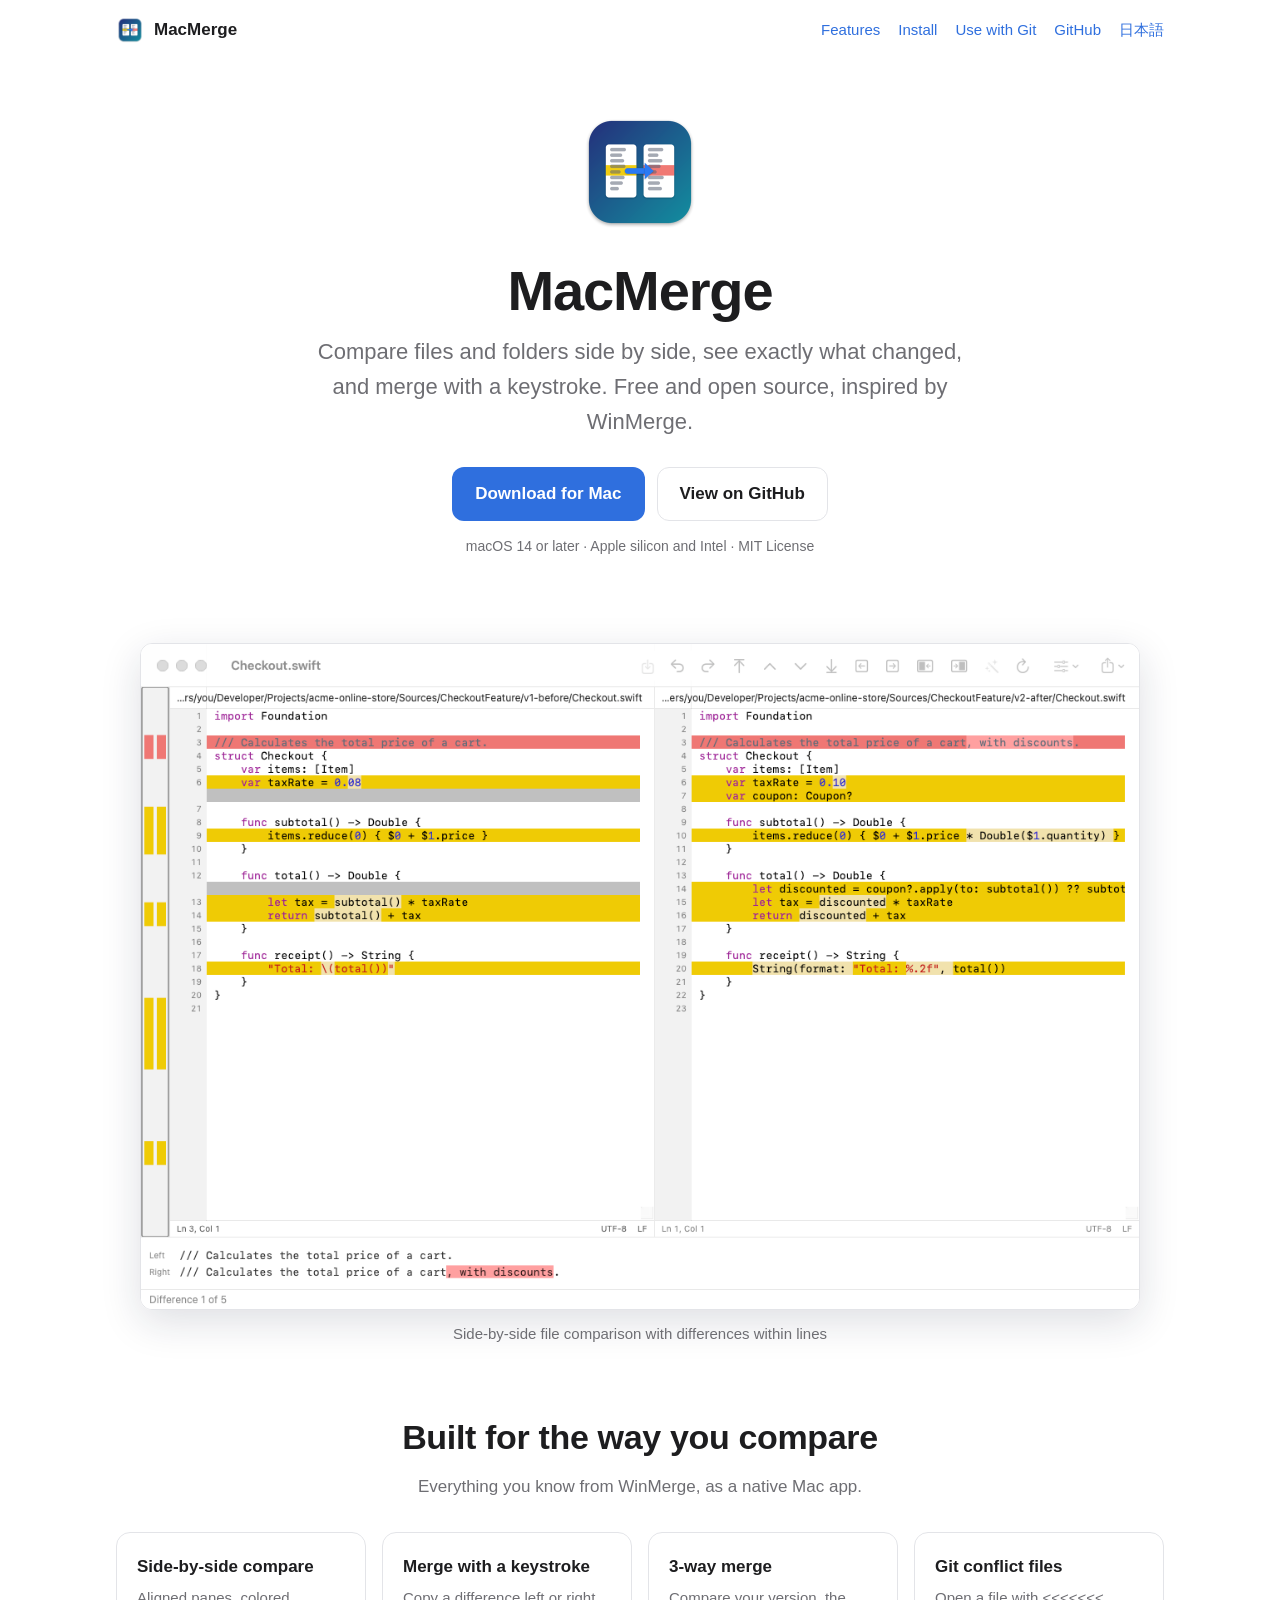
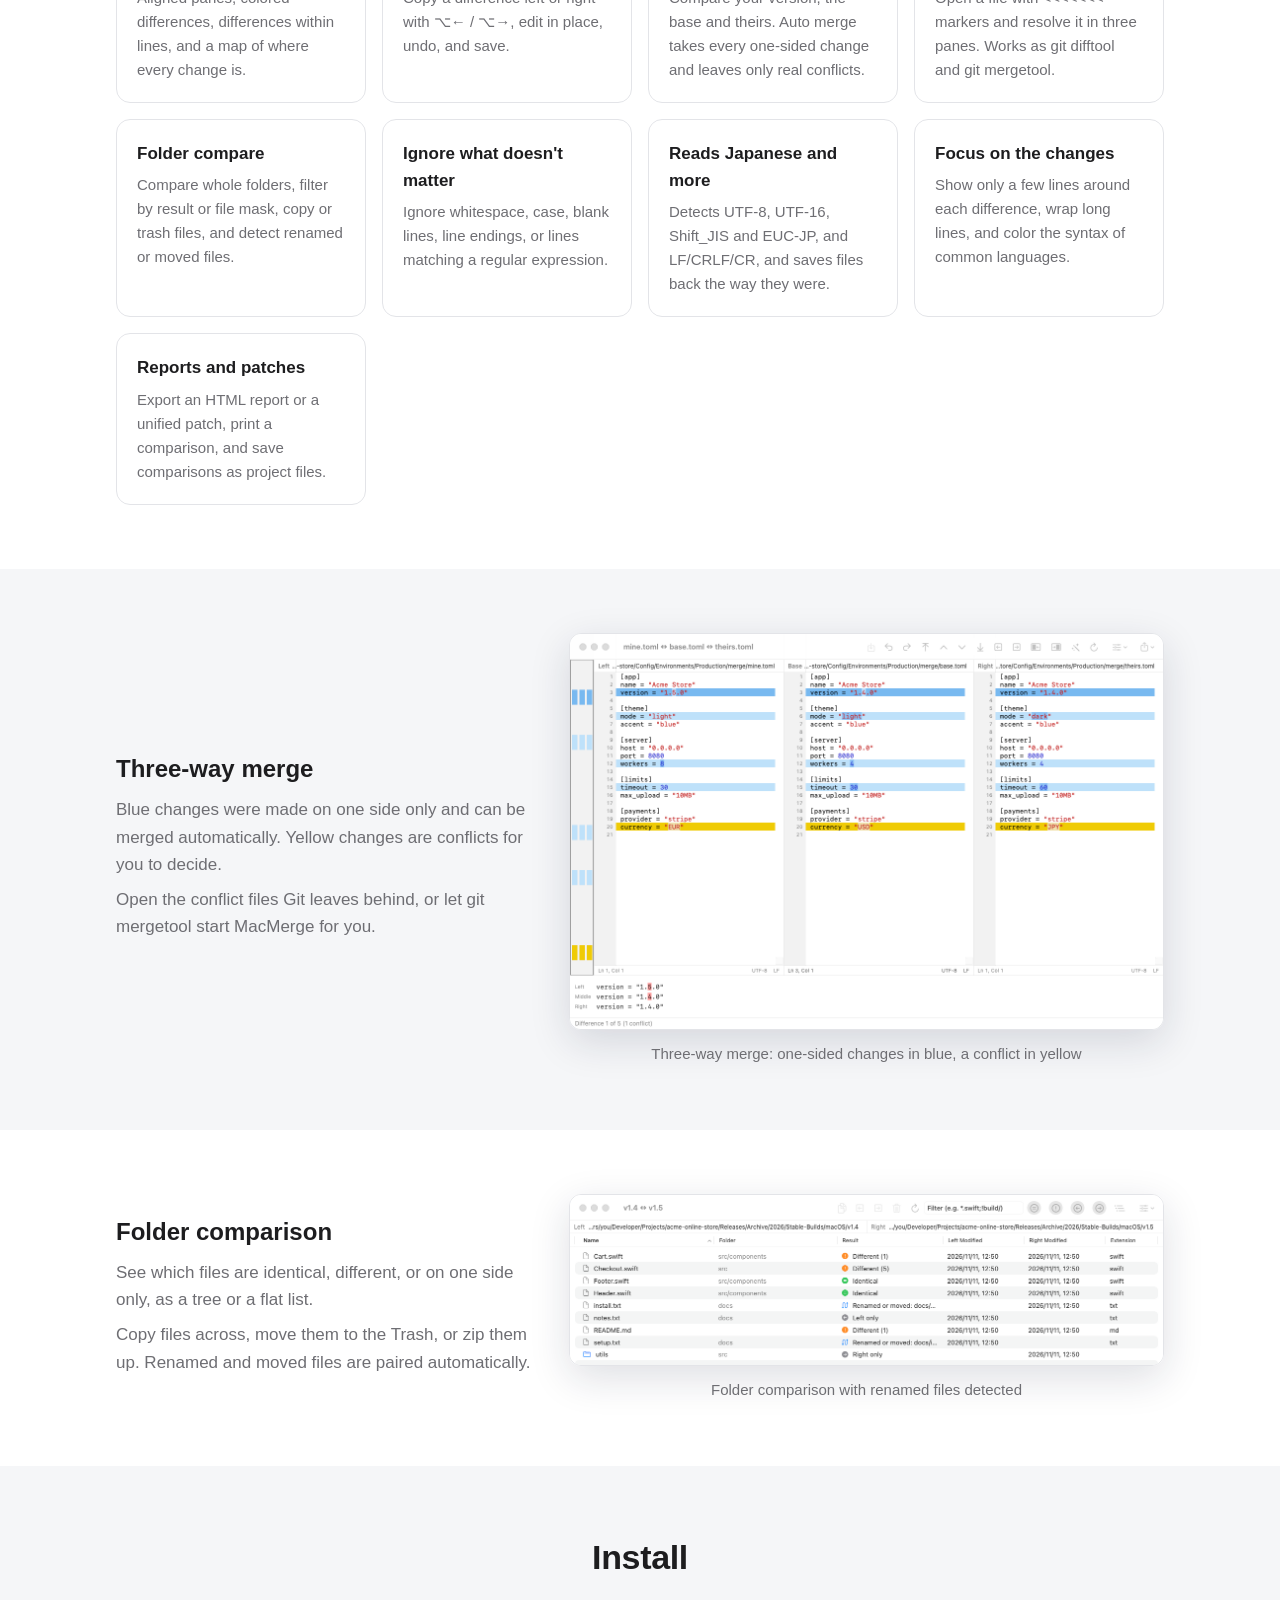
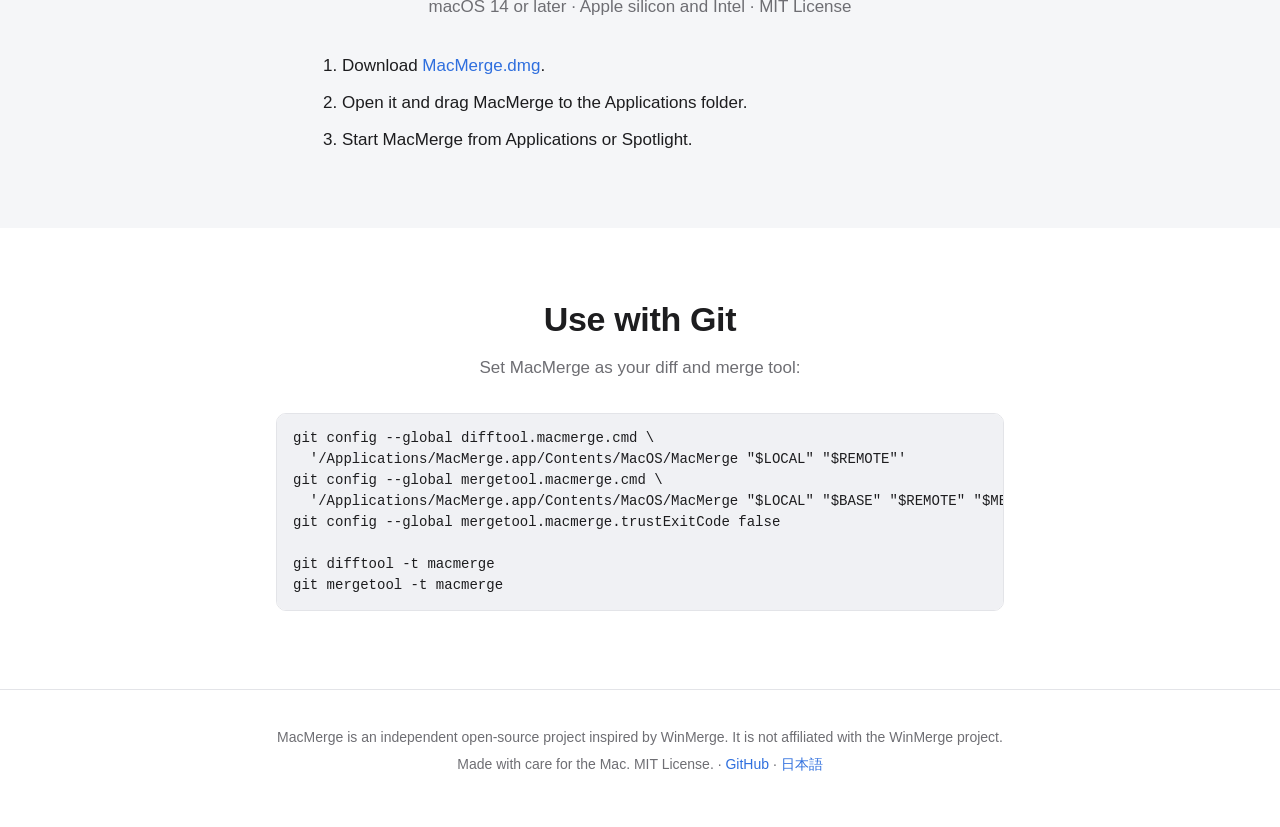
<file: site/index.html>
<!doctype html>
<html lang="en">
<head>
  <meta charset="utf-8">
  <meta name="viewport" content="width=device-width, initial-scale=1">
  <title>MacMerge — Compare and merge files and folders on your Mac</title>
  <meta name="description" content="A free, open-source file and folder comparison tool for macOS, inspired by WinMerge.">
  <meta property="og:title" content="MacMerge">
  <meta property="og:description" content="A free, open-source file and folder comparison tool for macOS, inspired by WinMerge.">
  <meta property="og:image" content="https://macmerge.dev/images/file-en.png">
  <meta name="twitter:card" content="summary_large_image">
  <link rel="alternate" hreflang="ja" href="https://macmerge.dev/ja/">
  <link rel="alternate" hreflang="en" href="https://macmerge.dev/">
  <link rel="icon" href="favicon.png">
  <link rel="stylesheet" href="style.css">
</head>
<body>
  <div class="wrap">
    <header class="top">
      <a class="brand" href="./"><img src="images/icon.png" alt="">MacMerge</a>
      <nav>
        <a class="section-link" href="#features">Features</a>
        <a class="section-link" href="#install">Install</a>
        <a class="section-link" href="#git">Use with Git</a>
        <a href="https://github.com/HabaSugito/MacMerge">GitHub</a>
        <a href="ja/" hreflang="ja">日本語</a>
      </nav>
    </header>

    <div class="hero">
      <img class="icon" src="images/icon.png" alt="MacMerge icon">
      <h1>MacMerge</h1>
      <p class="lead">Compare files and folders side by side, see exactly what changed, and merge with a keystroke. Free and open source, inspired by WinMerge.</p>
      <div class="buttons">
        <a class="button primary" href="https://github.com/HabaSugito/MacMerge/releases/latest/download/MacMerge.dmg">Download for Mac</a>
        <a class="button" href="https://github.com/HabaSugito/MacMerge">View on GitHub</a>
      </div>
      <p class="meta">macOS 14 or later · Apple silicon and Intel · MIT License</p>
    </div>

    <figure class="shot">
      <img src="images/file-en.png" alt="Side-by-side file comparison with differences within lines" width="1200" height="800">
      <figcaption>Side-by-side file comparison with differences within lines</figcaption>
    </figure>
  </div>

  <section id="features">
    <div class="wrap">
      <h2>Built for the way you compare</h2>
      <p class="sub">Everything you know from WinMerge, as a native Mac app.</p>
      <div class="grid">
        <div class="card"><h3>Side-by-side compare</h3><p>Aligned panes, colored differences, differences within lines, and a map of where every change is.</p></div>
        <div class="card"><h3>Merge with a keystroke</h3><p>Copy a difference left or right with ⌥← / ⌥→, edit in place, undo, and save.</p></div>
        <div class="card"><h3>3-way merge</h3><p>Compare your version, the base and theirs. Auto merge takes every one-sided change and leaves only real conflicts.</p></div>
        <div class="card"><h3>Git conflict files</h3><p>Open a file with &lt;&lt;&lt;&lt;&lt;&lt;&lt; markers and resolve it in three panes. Works as git difftool and git mergetool.</p></div>
        <div class="card"><h3>Folder compare</h3><p>Compare whole folders, filter by result or file mask, copy or trash files, and detect renamed or moved files.</p></div>
        <div class="card"><h3>Ignore what doesn&#x27;t matter</h3><p>Ignore whitespace, case, blank lines, line endings, or lines matching a regular expression.</p></div>
        <div class="card"><h3>Reads Japanese and more</h3><p>Detects UTF-8, UTF-16, Shift_JIS and EUC-JP, and LF/CRLF/CR, and saves files back the way they were.</p></div>
        <div class="card"><h3>Focus on the changes</h3><p>Show only a few lines around each difference, wrap long lines, and color the syntax of common languages.</p></div>
        <div class="card"><h3>Reports and patches</h3><p>Export an HTML report or a unified patch, print a comparison, and save comparisons as project files.</p></div>
      </div>
    </div>
  </section>

  <section class="alt">
    <div class="wrap split">
      <div><h3>Three-way merge</h3><p>Blue changes were made on one side only and can be merged automatically. Yellow changes are conflicts for you to decide.</p><p>Open the conflict files Git leaves behind, or let git mergetool start MacMerge for you.</p></div>
      <figure class="shot" style="margin:0">
        <img src="images/merge-en.png" alt="Three-way merge: one-sided changes in blue, a conflict in yellow" width="1200" height="800">
        <figcaption>Three-way merge: one-sided changes in blue, a conflict in yellow</figcaption>
      </figure>
    </div>
  </section>

  <section>
    <div class="wrap split">
      <div><h3>Folder comparison</h3><p>See which files are identical, different, or on one side only, as a tree or a flat list.</p><p>Copy files across, move them to the Trash, or zip them up. Renamed and moved files are paired automatically.</p></div>
      <figure class="shot" style="margin:0">
        <img src="images/folder-en.png" alt="Folder comparison with renamed files detected" width="1200" height="345">
        <figcaption>Folder comparison with renamed files detected</figcaption>
      </figure>
    </div>
  </section>

  <section class="alt" id="install">
    <div class="wrap">
      <h2>Install</h2>
      <p class="sub">macOS 14 or later · Apple silicon and Intel · MIT License</p>
      <ol class="steps">
        <li>Download <a href="https://github.com/HabaSugito/MacMerge/releases/latest/download/MacMerge.dmg">MacMerge.dmg</a>.</li>
        <li>Open it and drag MacMerge to the Applications folder.</li>
        <li>Start MacMerge from Applications or Spotlight.</li>
      </ol>
    </div>
  </section>

  <section id="git">
    <div class="wrap" style="max-width:760px">
      <h2>Use with Git</h2>
      <p class="sub">Set MacMerge as your diff and merge tool:</p>
      <pre><code>git config --global difftool.macmerge.cmd \
  &#x27;/Applications/MacMerge.app/Contents/MacOS/MacMerge &quot;$LOCAL&quot; &quot;$REMOTE&quot;&#x27;
git config --global mergetool.macmerge.cmd \
  &#x27;/Applications/MacMerge.app/Contents/MacOS/MacMerge &quot;$LOCAL&quot; &quot;$BASE&quot; &quot;$REMOTE&quot; &quot;$MERGED&quot;&#x27;
git config --global mergetool.macmerge.trustExitCode false

git difftool -t macmerge
git mergetool -t macmerge</code></pre>
    </div>
  </section>

  <footer>
    <div class="wrap">
      <p>MacMerge is an independent open-source project inspired by WinMerge. It is not affiliated with the WinMerge project.</p>
      <p>Made with care for the Mac. MIT License. · <a href="https://github.com/HabaSugito/MacMerge">GitHub</a> · <a href="ja/">日本語</a></p>
    </div>
  </footer>
</body>
</html>
</file>
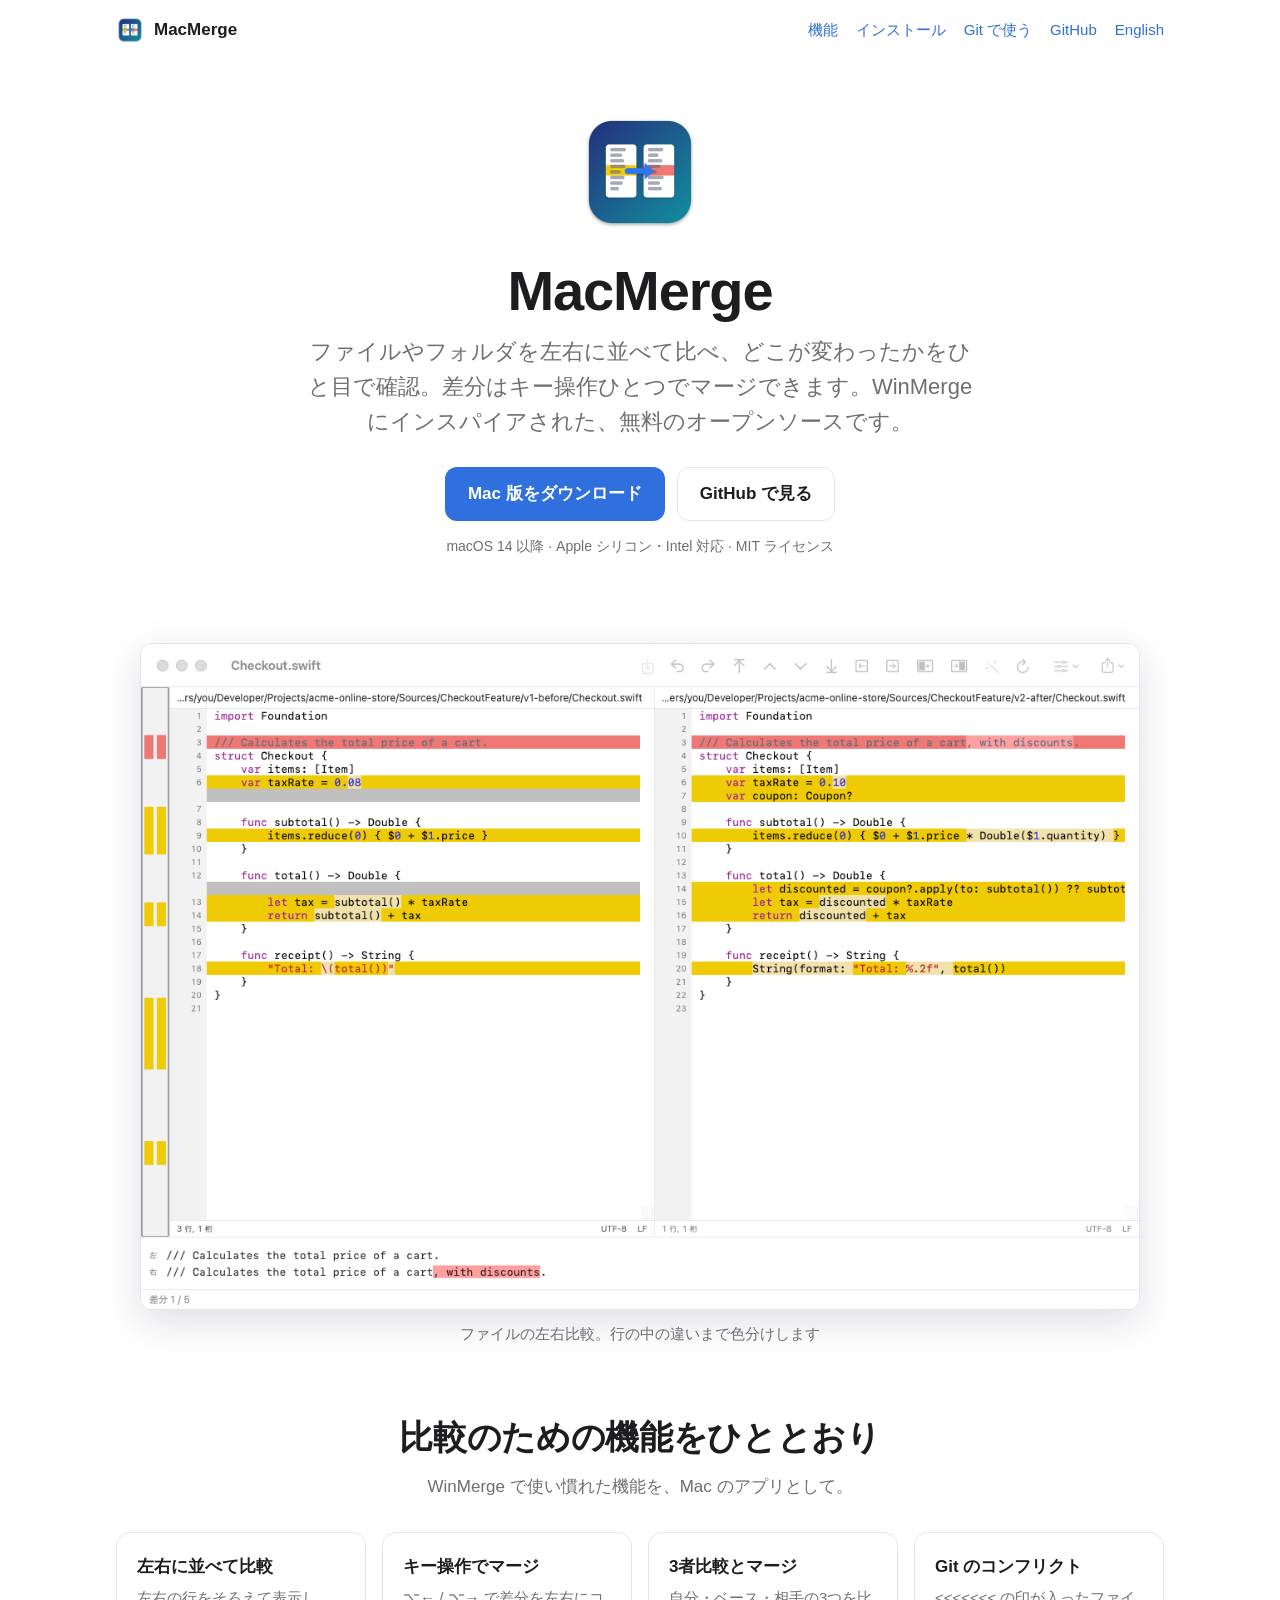
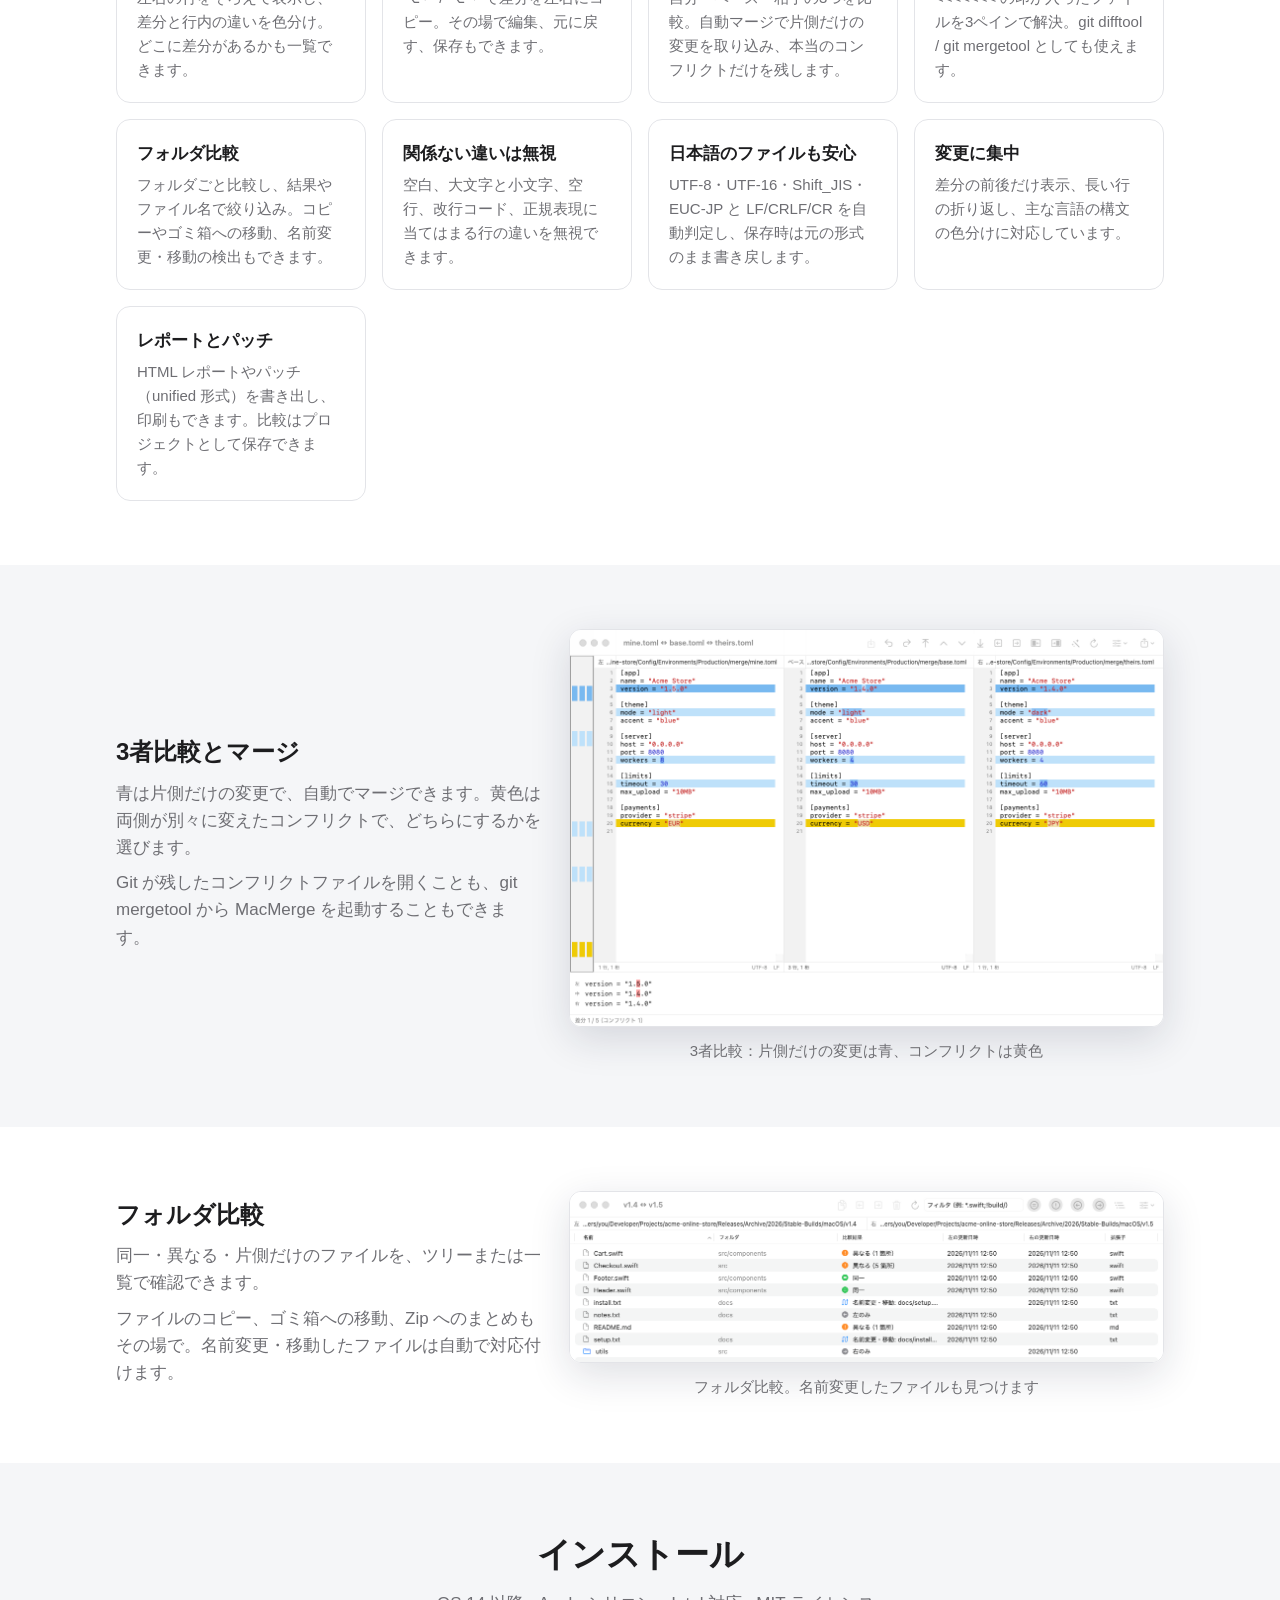
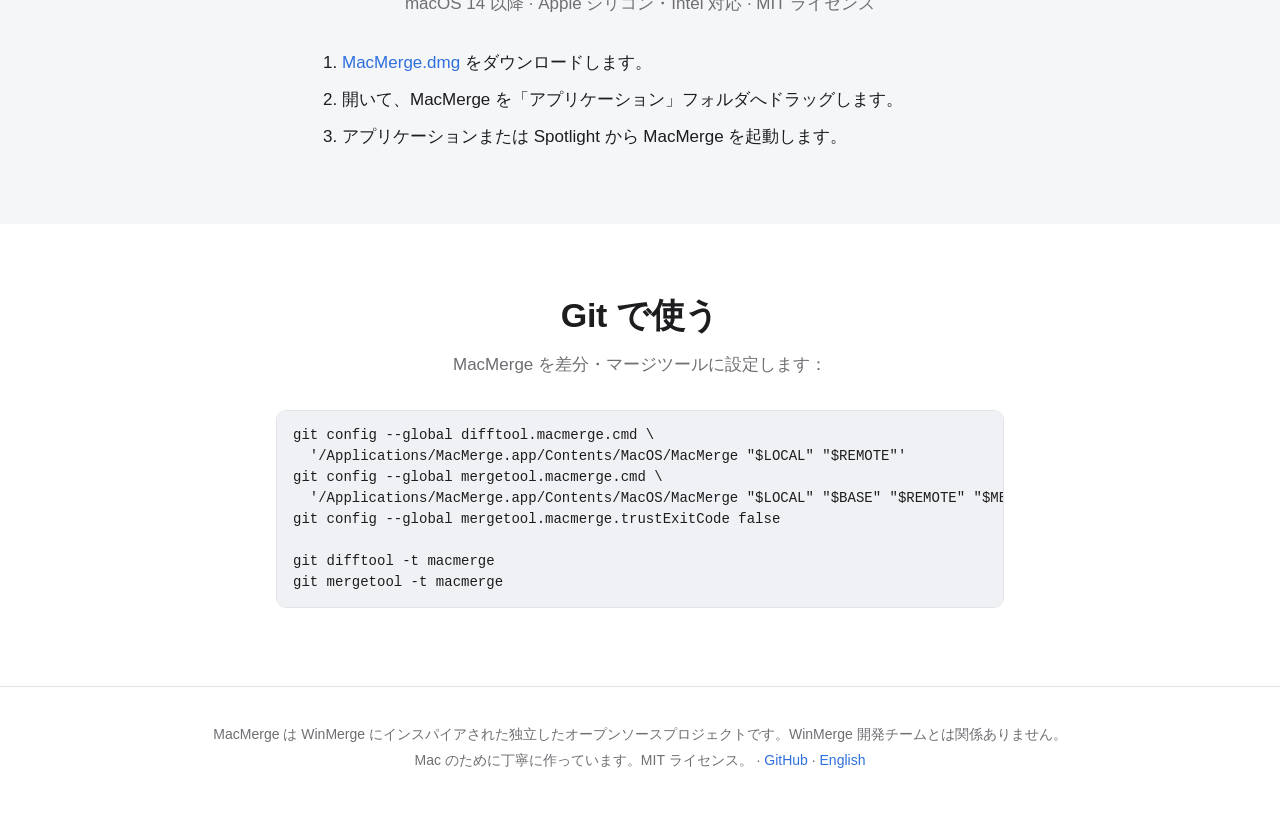
<file: site/ja/index.html>
<!doctype html>
<html lang="ja">
<head>
  <meta charset="utf-8">
  <meta name="viewport" content="width=device-width, initial-scale=1">
  <title>MacMerge — Mac 用のファイル・フォルダ比較ツール</title>
  <meta name="description" content="WinMerge にインスパイアされた、無料でオープンソースの macOS 用ファイル・フォルダ比較ツールです。">
  <meta property="og:title" content="MacMerge">
  <meta property="og:description" content="WinMerge にインスパイアされた、無料でオープンソースの macOS 用ファイル・フォルダ比較ツールです。">
  <meta property="og:image" content="https://macmerge.dev/images/file-en.png">
  <meta name="twitter:card" content="summary_large_image">
  <link rel="alternate" hreflang="ja" href="https://macmerge.dev/ja/">
  <link rel="alternate" hreflang="en" href="https://macmerge.dev/">
  <link rel="icon" href="../favicon.png">
  <link rel="stylesheet" href="../style.css">
</head>
<body>
  <div class="wrap">
    <header class="top">
      <a class="brand" href="./"><img src="../images/icon.png" alt="">MacMerge</a>
      <nav>
        <a class="section-link" href="#features">機能</a>
        <a class="section-link" href="#install">インストール</a>
        <a class="section-link" href="#git">Git で使う</a>
        <a href="https://github.com/HabaSugito/MacMerge">GitHub</a>
        <a href="../" hreflang="en">English</a>
      </nav>
    </header>

    <div class="hero">
      <img class="icon" src="../images/icon.png" alt="MacMerge icon">
      <h1>MacMerge</h1>
      <p class="lead">ファイルやフォルダを左右に並べて比べ、どこが変わったかをひと目で確認。差分はキー操作ひとつでマージできます。WinMerge にインスパイアされた、無料のオープンソースです。</p>
      <div class="buttons">
        <a class="button primary" href="https://github.com/HabaSugito/MacMerge/releases/latest/download/MacMerge.dmg">Mac 版をダウンロード</a>
        <a class="button" href="https://github.com/HabaSugito/MacMerge">GitHub で見る</a>
      </div>
      <p class="meta">macOS 14 以降 · Apple シリコン・Intel 対応 · MIT ライセンス</p>
    </div>

    <figure class="shot">
      <img src="../images/file-ja.png" alt="ファイルの左右比較。行の中の違いまで色分けします" width="1200" height="800">
      <figcaption>ファイルの左右比較。行の中の違いまで色分けします</figcaption>
    </figure>
  </div>

  <section id="features">
    <div class="wrap">
      <h2>比較のための機能をひととおり</h2>
      <p class="sub">WinMerge で使い慣れた機能を、Mac のアプリとして。</p>
      <div class="grid">
        <div class="card"><h3>左右に並べて比較</h3><p>左右の行をそろえて表示し、差分と行内の違いを色分け。どこに差分があるかも一覧できます。</p></div>
        <div class="card"><h3>キー操作でマージ</h3><p>⌥← / ⌥→ で差分を左右にコピー。その場で編集、元に戻す、保存もできます。</p></div>
        <div class="card"><h3>3者比較とマージ</h3><p>自分・ベース・相手の3つを比較。自動マージで片側だけの変更を取り込み、本当のコンフリクトだけを残します。</p></div>
        <div class="card"><h3>Git のコンフリクト</h3><p>&lt;&lt;&lt;&lt;&lt;&lt;&lt; の印が入ったファイルを3ペインで解決。git difftool / git mergetool としても使えます。</p></div>
        <div class="card"><h3>フォルダ比較</h3><p>フォルダごと比較し、結果やファイル名で絞り込み。コピーやゴミ箱への移動、名前変更・移動の検出もできます。</p></div>
        <div class="card"><h3>関係ない違いは無視</h3><p>空白、大文字と小文字、空行、改行コード、正規表現に当てはまる行の違いを無視できます。</p></div>
        <div class="card"><h3>日本語のファイルも安心</h3><p>UTF-8・UTF-16・Shift_JIS・EUC-JP と LF/CRLF/CR を自動判定し、保存時は元の形式のまま書き戻します。</p></div>
        <div class="card"><h3>変更に集中</h3><p>差分の前後だけ表示、長い行の折り返し、主な言語の構文の色分けに対応しています。</p></div>
        <div class="card"><h3>レポートとパッチ</h3><p>HTML レポートやパッチ（unified 形式）を書き出し、印刷もできます。比較はプロジェクトとして保存できます。</p></div>
      </div>
    </div>
  </section>

  <section class="alt">
    <div class="wrap split">
      <div><h3>3者比較とマージ</h3><p>青は片側だけの変更で、自動でマージできます。黄色は両側が別々に変えたコンフリクトで、どちらにするかを選びます。</p><p>Git が残したコンフリクトファイルを開くことも、git mergetool から MacMerge を起動することもできます。</p></div>
      <figure class="shot" style="margin:0">
        <img src="../images/merge-ja.png" alt="3者比較：片側だけの変更は青、コンフリクトは黄色" width="1200" height="800">
        <figcaption>3者比較：片側だけの変更は青、コンフリクトは黄色</figcaption>
      </figure>
    </div>
  </section>

  <section>
    <div class="wrap split">
      <div><h3>フォルダ比較</h3><p>同一・異なる・片側だけのファイルを、ツリーまたは一覧で確認できます。</p><p>ファイルのコピー、ゴミ箱への移動、Zip へのまとめもその場で。名前変更・移動したファイルは自動で対応付けます。</p></div>
      <figure class="shot" style="margin:0">
        <img src="../images/folder-ja.png" alt="フォルダ比較。名前変更したファイルも見つけます" width="1200" height="345">
        <figcaption>フォルダ比較。名前変更したファイルも見つけます</figcaption>
      </figure>
    </div>
  </section>

  <section class="alt" id="install">
    <div class="wrap">
      <h2>インストール</h2>
      <p class="sub">macOS 14 以降 · Apple シリコン・Intel 対応 · MIT ライセンス</p>
      <ol class="steps">
        <li><a href="https://github.com/HabaSugito/MacMerge/releases/latest/download/MacMerge.dmg">MacMerge.dmg</a> をダウンロードします。</li>
        <li>開いて、MacMerge を「アプリケーション」フォルダへドラッグします。</li>
        <li>アプリケーションまたは Spotlight から MacMerge を起動します。</li>
      </ol>
    </div>
  </section>

  <section id="git">
    <div class="wrap" style="max-width:760px">
      <h2>Git で使う</h2>
      <p class="sub">MacMerge を差分・マージツールに設定します：</p>
      <pre><code>git config --global difftool.macmerge.cmd \
  &#x27;/Applications/MacMerge.app/Contents/MacOS/MacMerge &quot;$LOCAL&quot; &quot;$REMOTE&quot;&#x27;
git config --global mergetool.macmerge.cmd \
  &#x27;/Applications/MacMerge.app/Contents/MacOS/MacMerge &quot;$LOCAL&quot; &quot;$BASE&quot; &quot;$REMOTE&quot; &quot;$MERGED&quot;&#x27;
git config --global mergetool.macmerge.trustExitCode false

git difftool -t macmerge
git mergetool -t macmerge</code></pre>
    </div>
  </section>

  <footer>
    <div class="wrap">
      <p>MacMerge は WinMerge にインスパイアされた独立したオープンソースプロジェクトです。WinMerge 開発チームとは関係ありません。</p>
      <p>Mac のために丁寧に作っています。MIT ライセンス。 · <a href="https://github.com/HabaSugito/MacMerge">GitHub</a> · <a href="../">English</a></p>
    </div>
  </footer>
</body>
</html>
</file>
<file: site/style.css>
:root {
  --bg: #ffffff;
  --bg-alt: #f5f6f8;
  --text: #1d1d1f;
  --muted: #6e6e73;
  --border: #e3e4e8;
  --accent: #2f6fde;
  --accent-text: #ffffff;
  --code-bg: #f0f1f4;
  --shadow: 0 12px 40px rgba(20, 30, 60, 0.14);
}
@media (prefers-color-scheme: dark) {
  :root {
    --bg: #111214;
    --bg-alt: #1a1b1e;
    --text: #f2f2f4;
    --muted: #a1a1a8;
    --border: #2c2d31;
    --accent: #4d8bf5;
    --code-bg: #202125;
    --shadow: 0 12px 40px rgba(0, 0, 0, 0.5);
  }
}
* { box-sizing: border-box; }
html { -webkit-text-size-adjust: 100%; }
body {
  margin: 0;
  font: 17px/1.6 -apple-system, BlinkMacSystemFont, "Hiragino Sans", "Helvetica Neue", sans-serif;
  color: var(--text);
  background: var(--bg);
}
a { color: var(--accent); text-decoration: none; }
a:hover { text-decoration: underline; }
.wrap { max-width: 1080px; margin: 0 auto; padding: 0 16px; }

header.top { display: flex; justify-content: space-between; align-items: center; padding: 16px 0; }
header.top .brand { display: flex; align-items: center; gap: 10px; font-weight: 600; color: var(--text); }
header.top .brand img { width: 28px; height: 28px; }
header.top nav { display: flex; gap: 18px; font-size: 15px; white-space: nowrap; }
@media (max-width: 640px) { header.top nav a.section-link { display: none; } }

.hero { text-align: center; padding: 48px 0 32px; }
.hero img.icon { width: 128px; height: 128px; }
.hero h1 { font-size: clamp(36px, 6vw, 56px); line-height: 1.1; margin: 16px 0 12px; letter-spacing: -0.02em; }
.hero p.lead { font-size: clamp(18px, 2.4vw, 22px); color: var(--muted); max-width: 680px; margin: 0 auto 28px; }
.buttons { display: flex; gap: 12px; justify-content: center; flex-wrap: wrap; }
.button {
  display: inline-flex; align-items: center; gap: 8px;
  padding: 12px 22px; border-radius: 12px; font-weight: 600; font-size: 17px;
  border: 1px solid var(--border); color: var(--text); background: var(--bg);
}
.button.primary { background: var(--accent); color: var(--accent-text); border-color: transparent; }
.button:hover { text-decoration: none; filter: brightness(1.05); }
.hero .meta { margin-top: 14px; font-size: 14px; color: var(--muted); }

.shot { margin: 40px auto 0; max-width: 1000px; }
.shot img { width: 100%; height: auto; display: block; border-radius: 12px; border: 1px solid var(--border); box-shadow: var(--shadow); }
.shot figcaption { text-align: center; color: var(--muted); font-size: 15px; margin-top: 12px; }

section { padding: 64px 0; }
section.alt { background: var(--bg-alt); }
section h2 { font-size: clamp(26px, 3.6vw, 34px); text-align: center; margin: 0 0 8px; letter-spacing: -0.01em; }
section p.sub { text-align: center; color: var(--muted); margin: 0 auto 32px; max-width: 640px; }

.grid { display: grid; grid-template-columns: repeat(auto-fit, minmax(240px, 1fr)); gap: 16px; }
.card { background: var(--bg); border: 1px solid var(--border); border-radius: 14px; padding: 20px; }
section.alt .card { background: var(--bg); }
.card h3 { margin: 0 0 6px; font-size: 17px; }
.card p { margin: 0; color: var(--muted); font-size: 15px; }

.split { display: grid; grid-template-columns: 1fr; gap: 28px; align-items: center; }
@media (min-width: 860px) { .split { grid-template-columns: 1fr 1.4fr; } }
.split h3 { font-size: 24px; margin: 0 0 8px; }
.split p { color: var(--muted); margin: 0 0 8px; }

pre {
  background: var(--code-bg); border: 1px solid var(--border); border-radius: 10px;
  padding: 14px 16px; overflow-x: auto; font-size: 14px; line-height: 1.5;
}
code { font-family: ui-monospace, "SF Mono", Menlo, monospace; }
ol.steps { max-width: 640px; margin: 0 auto; padding-left: 22px; }
ol.steps li { margin-bottom: 10px; }

footer { padding: 32px 0 48px; color: var(--muted); font-size: 14px; text-align: center; border-top: 1px solid var(--border); }
footer p { margin: 4px 0; }
</file>
